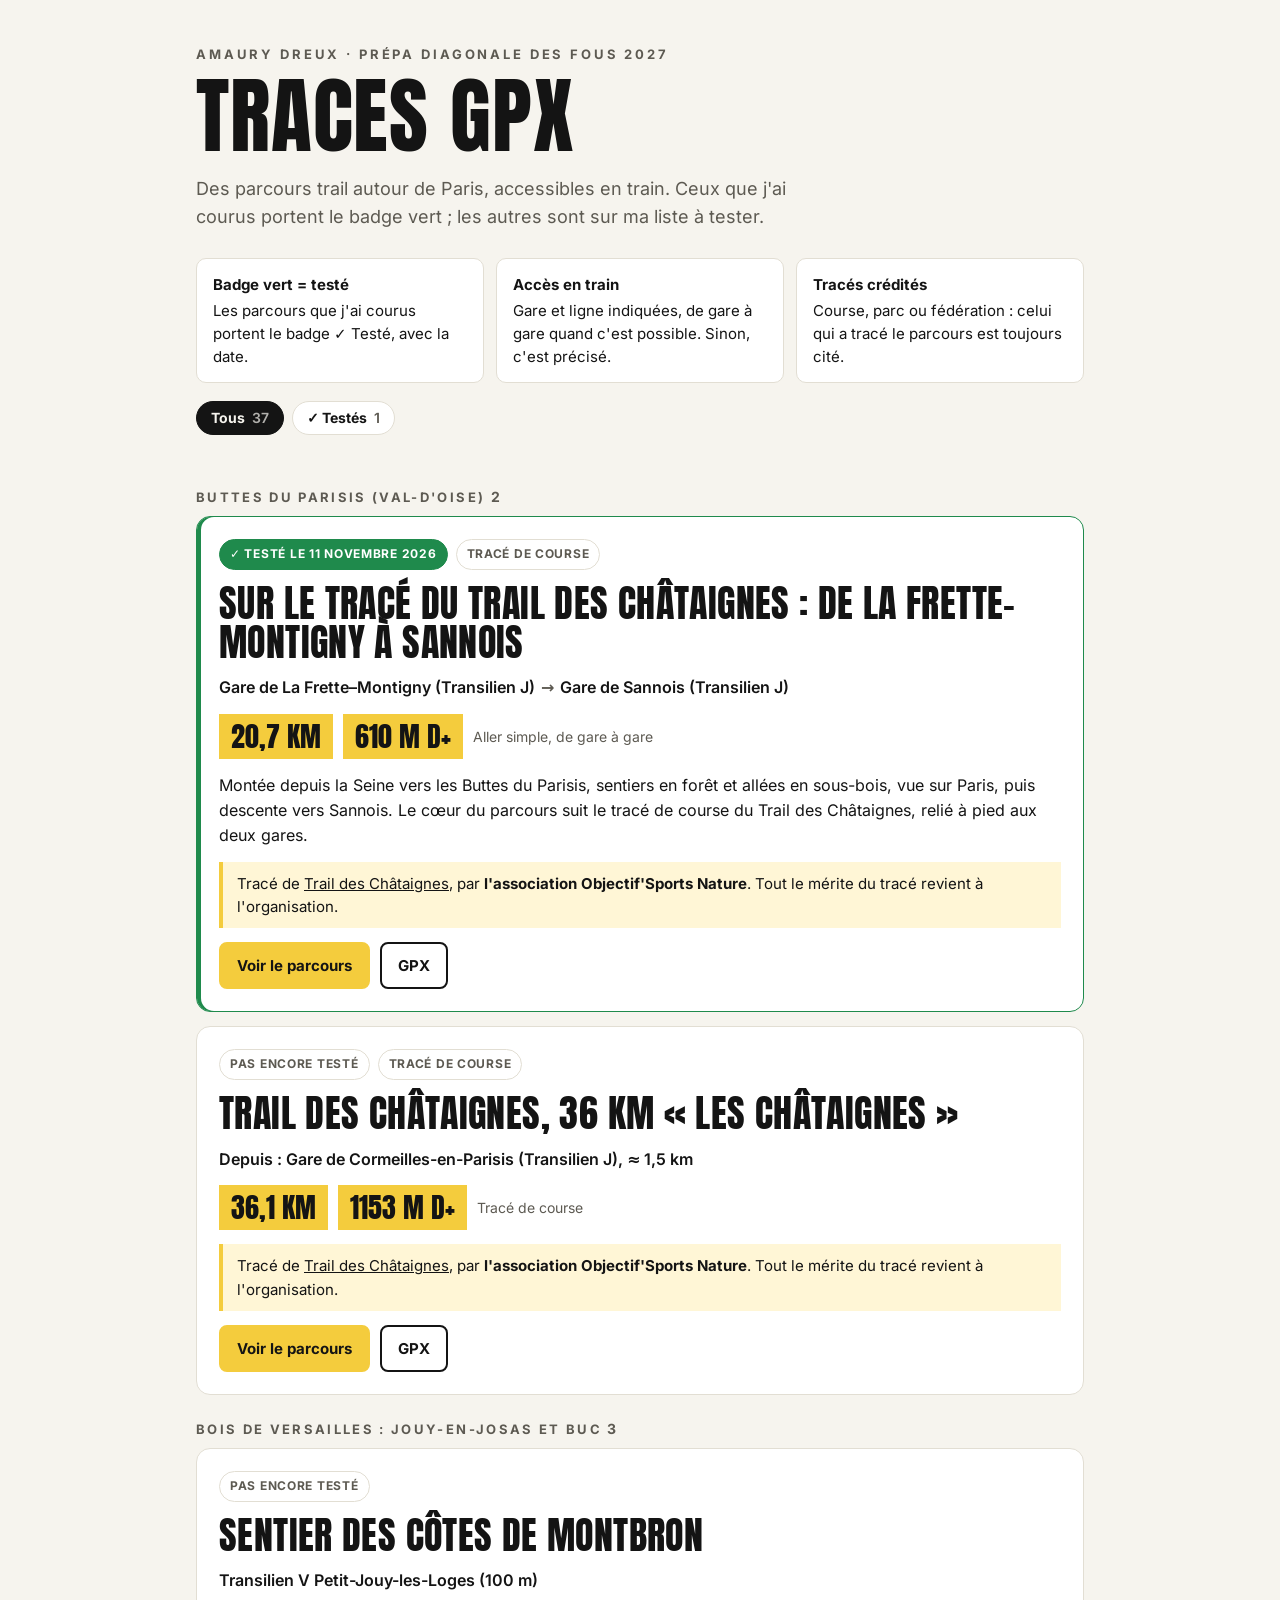
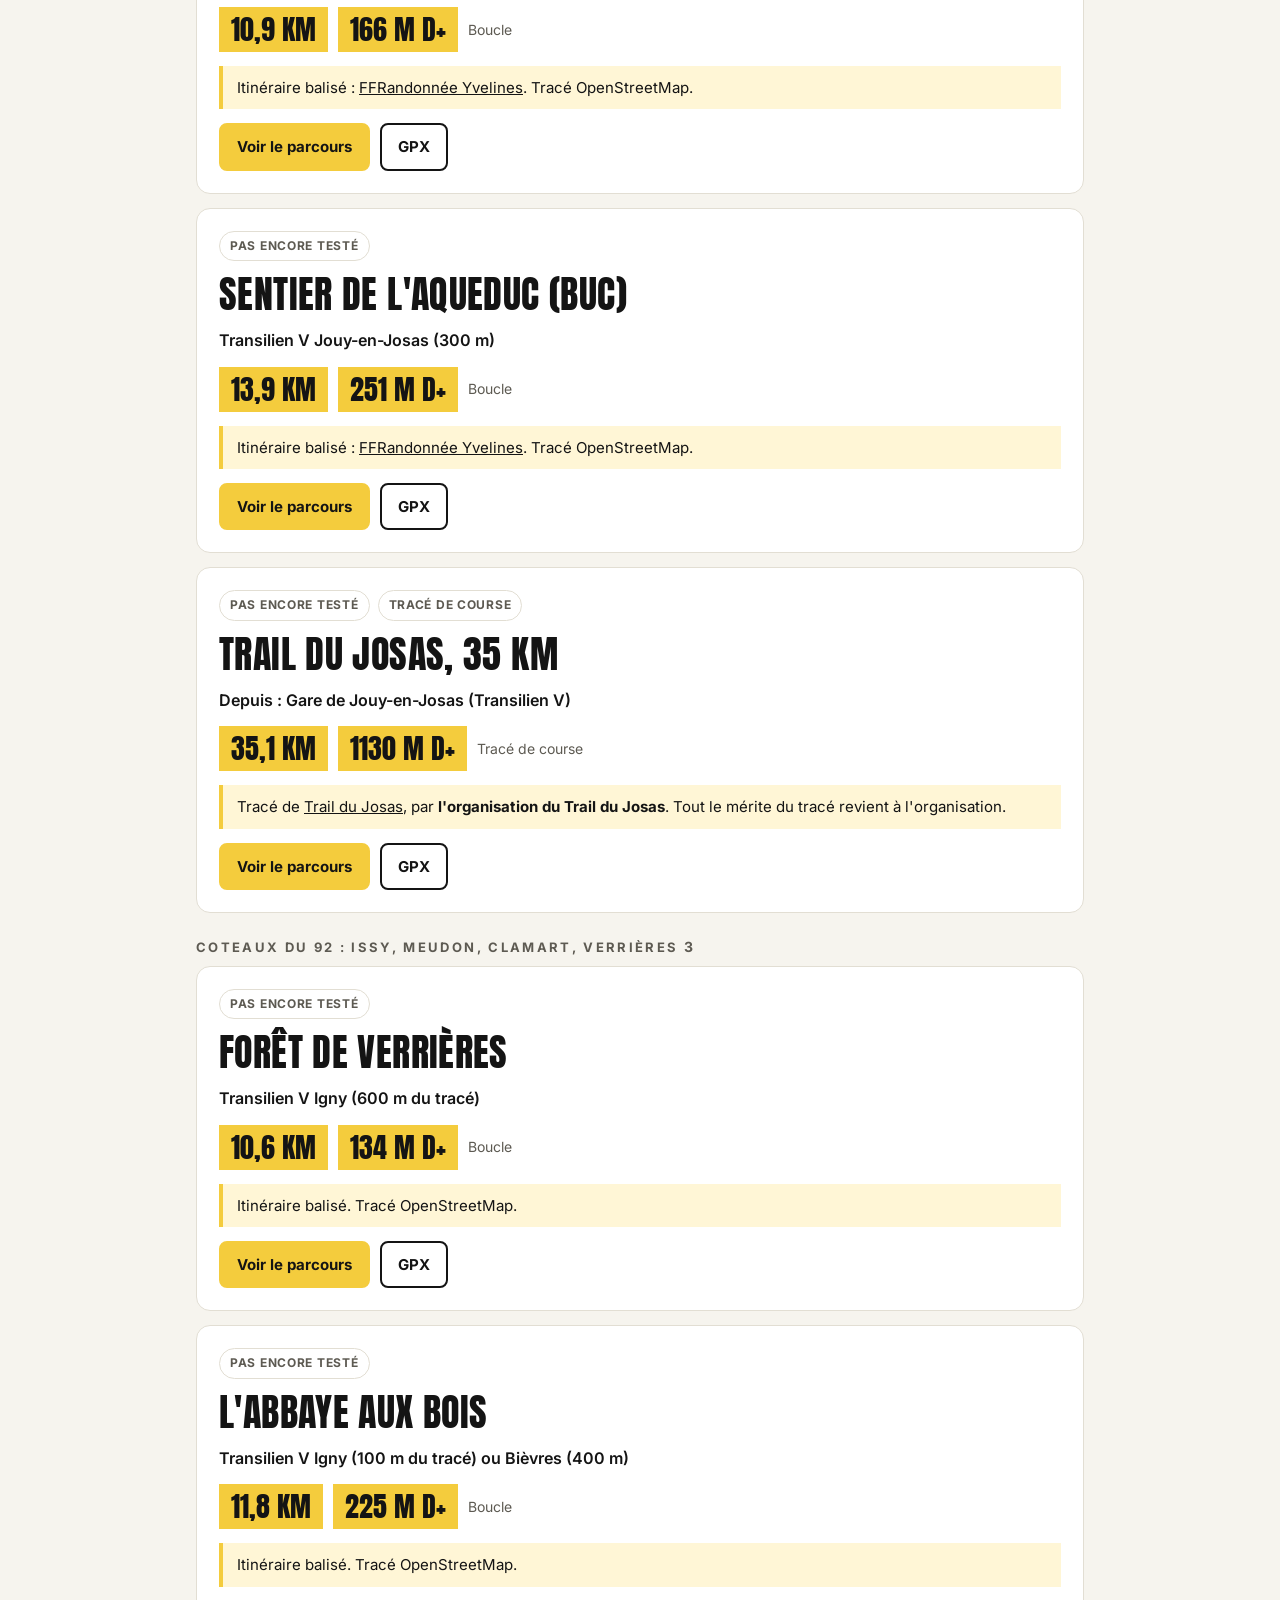
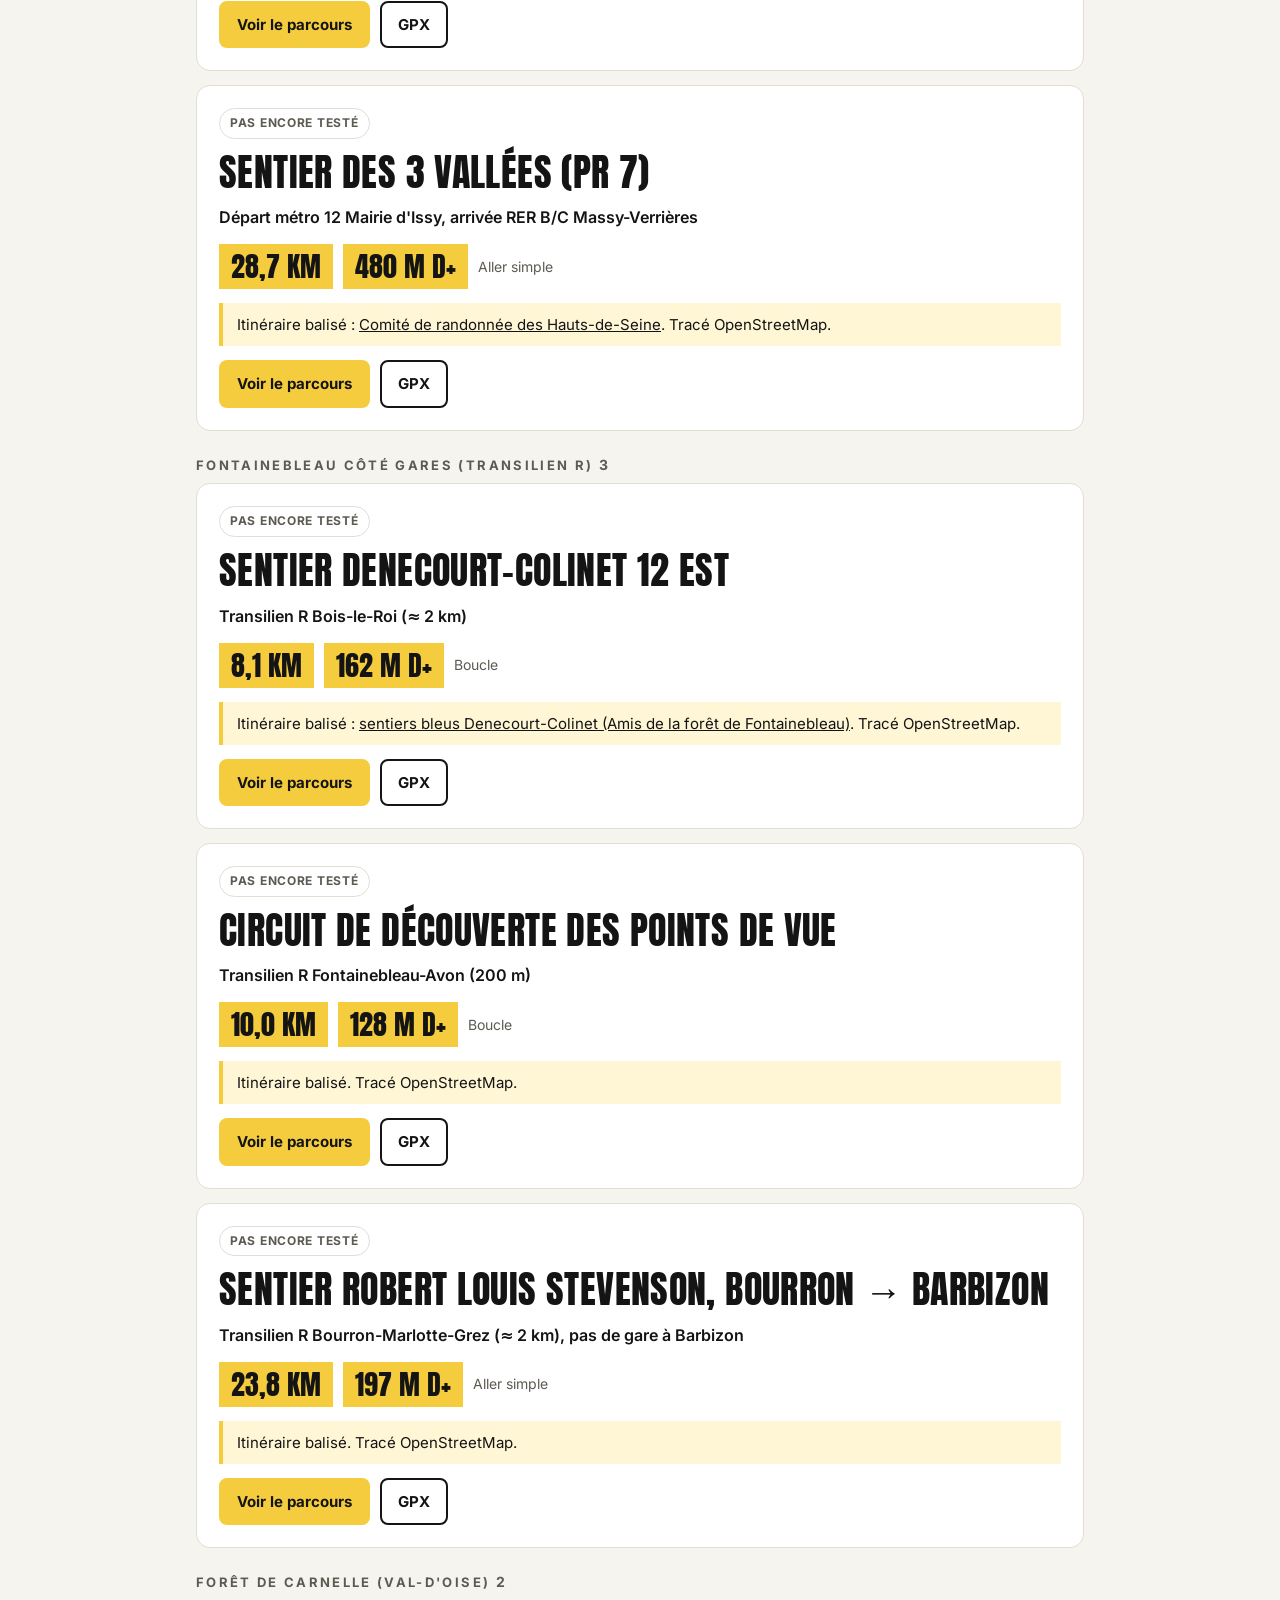
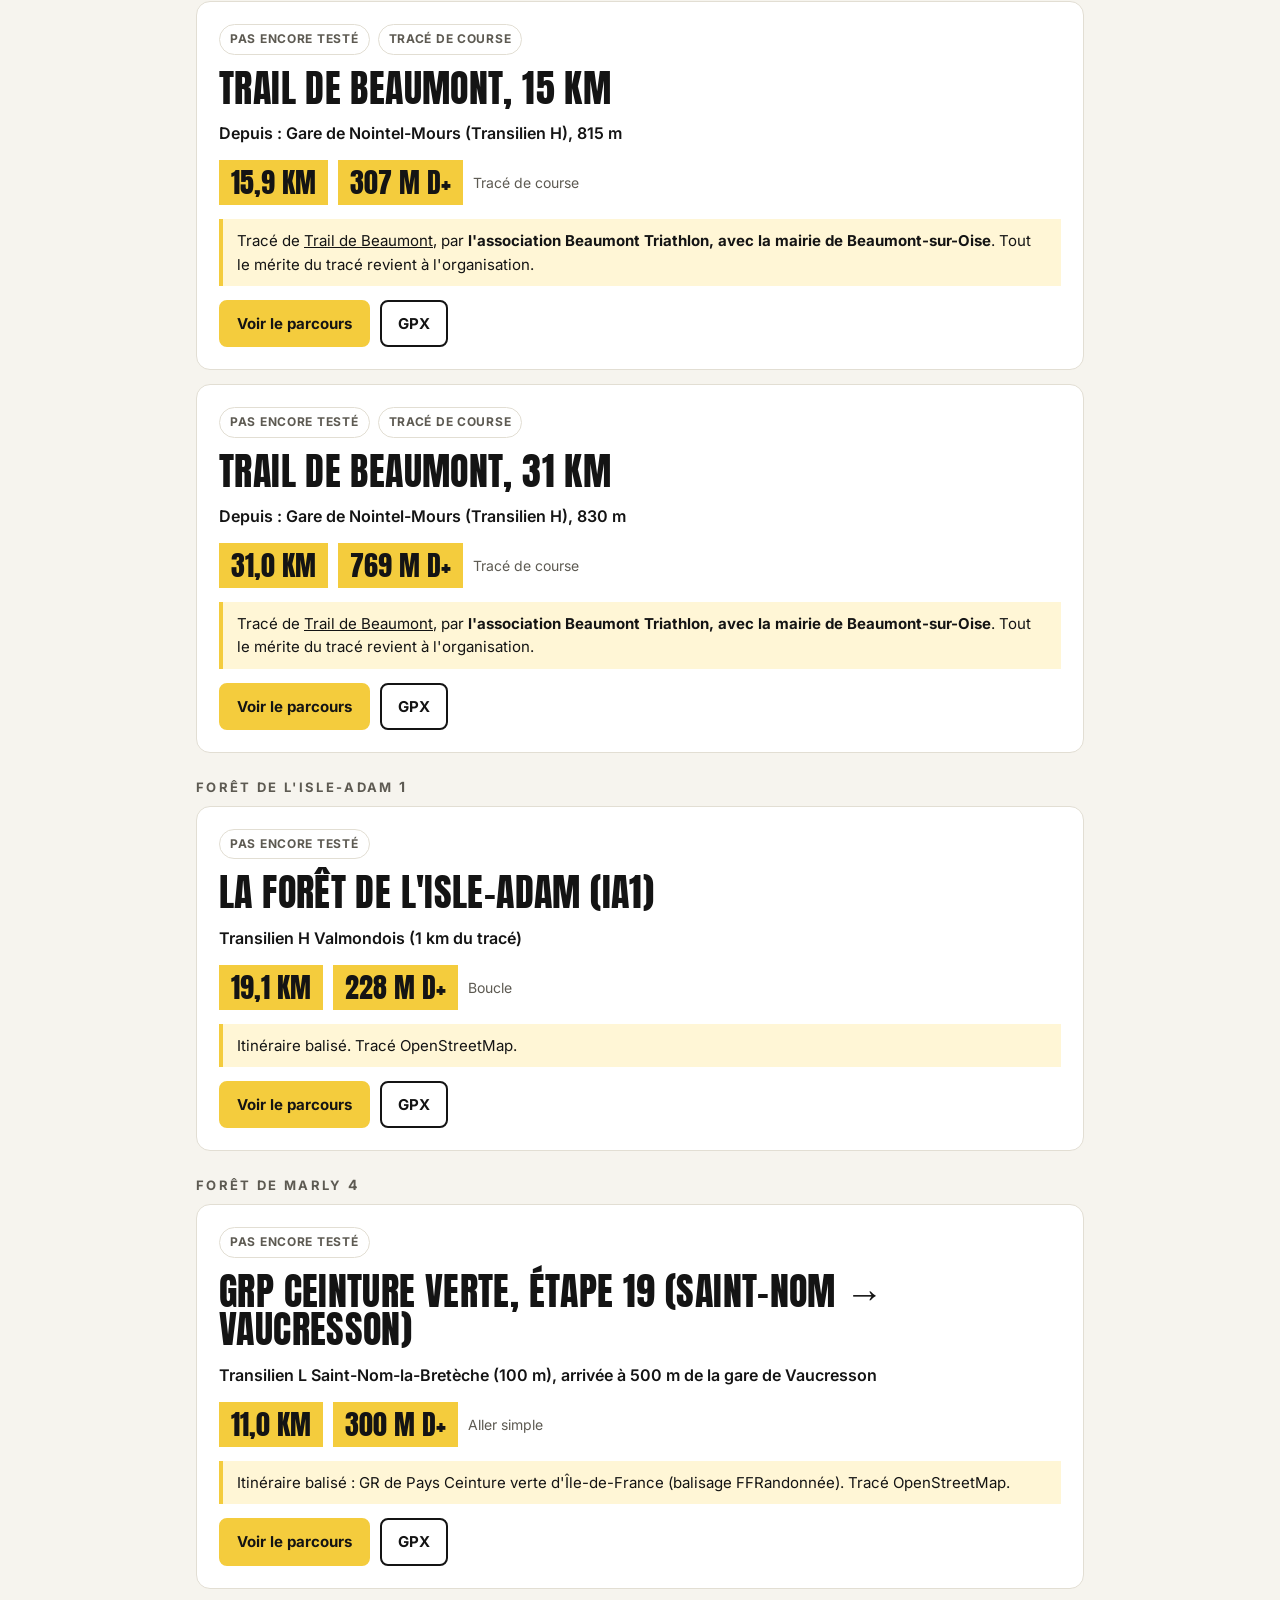
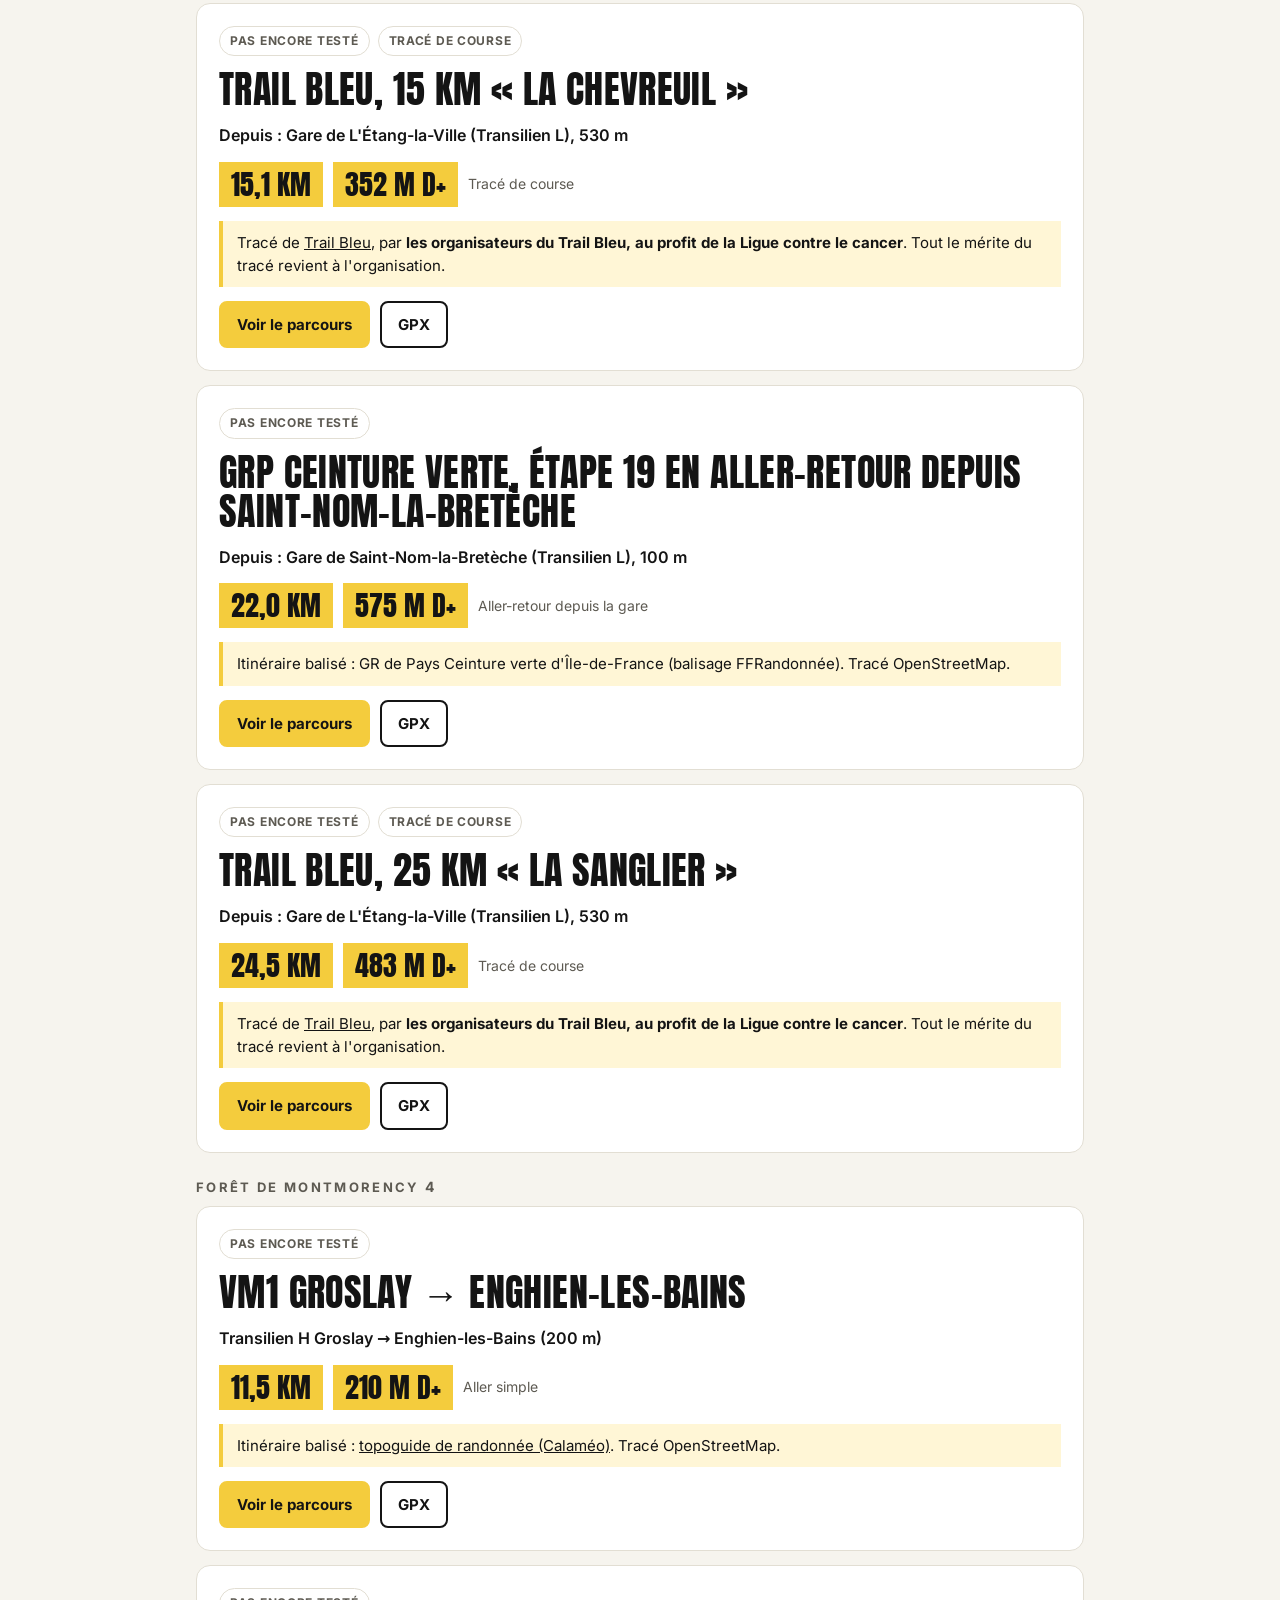
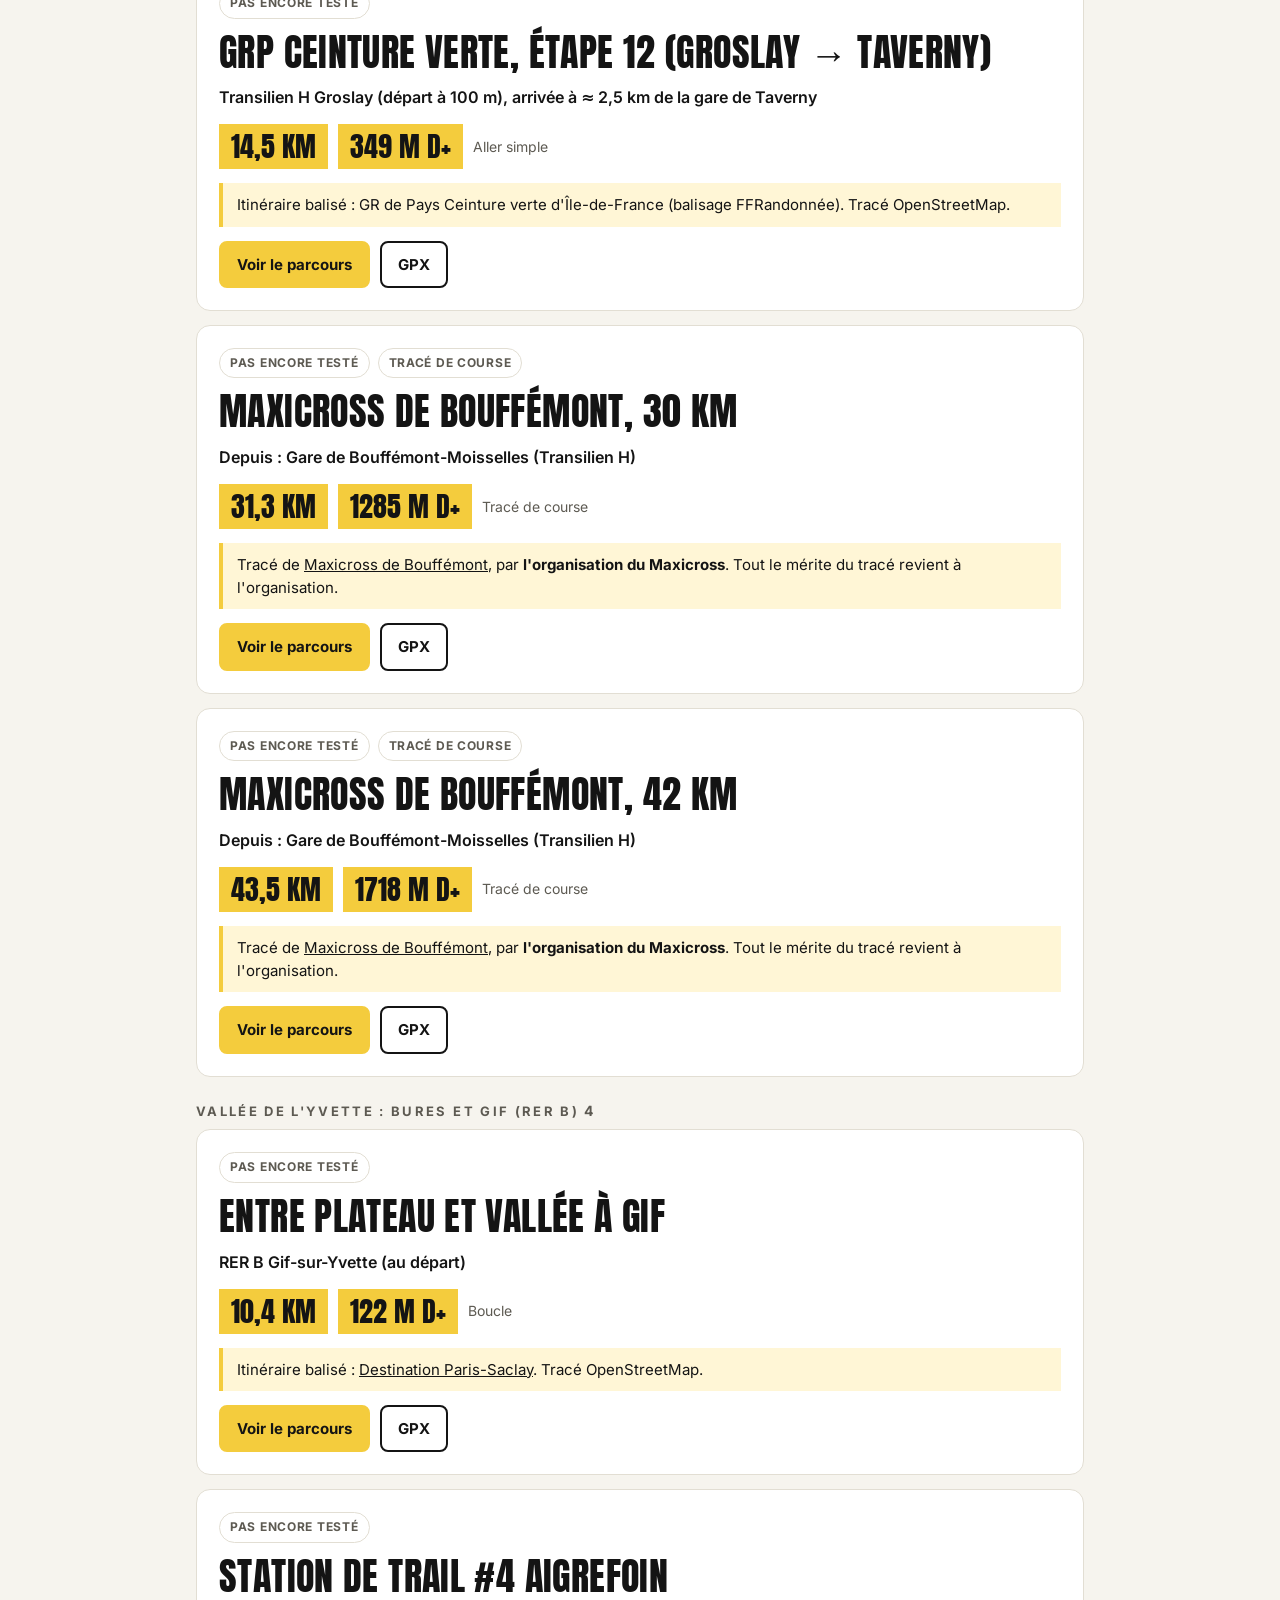
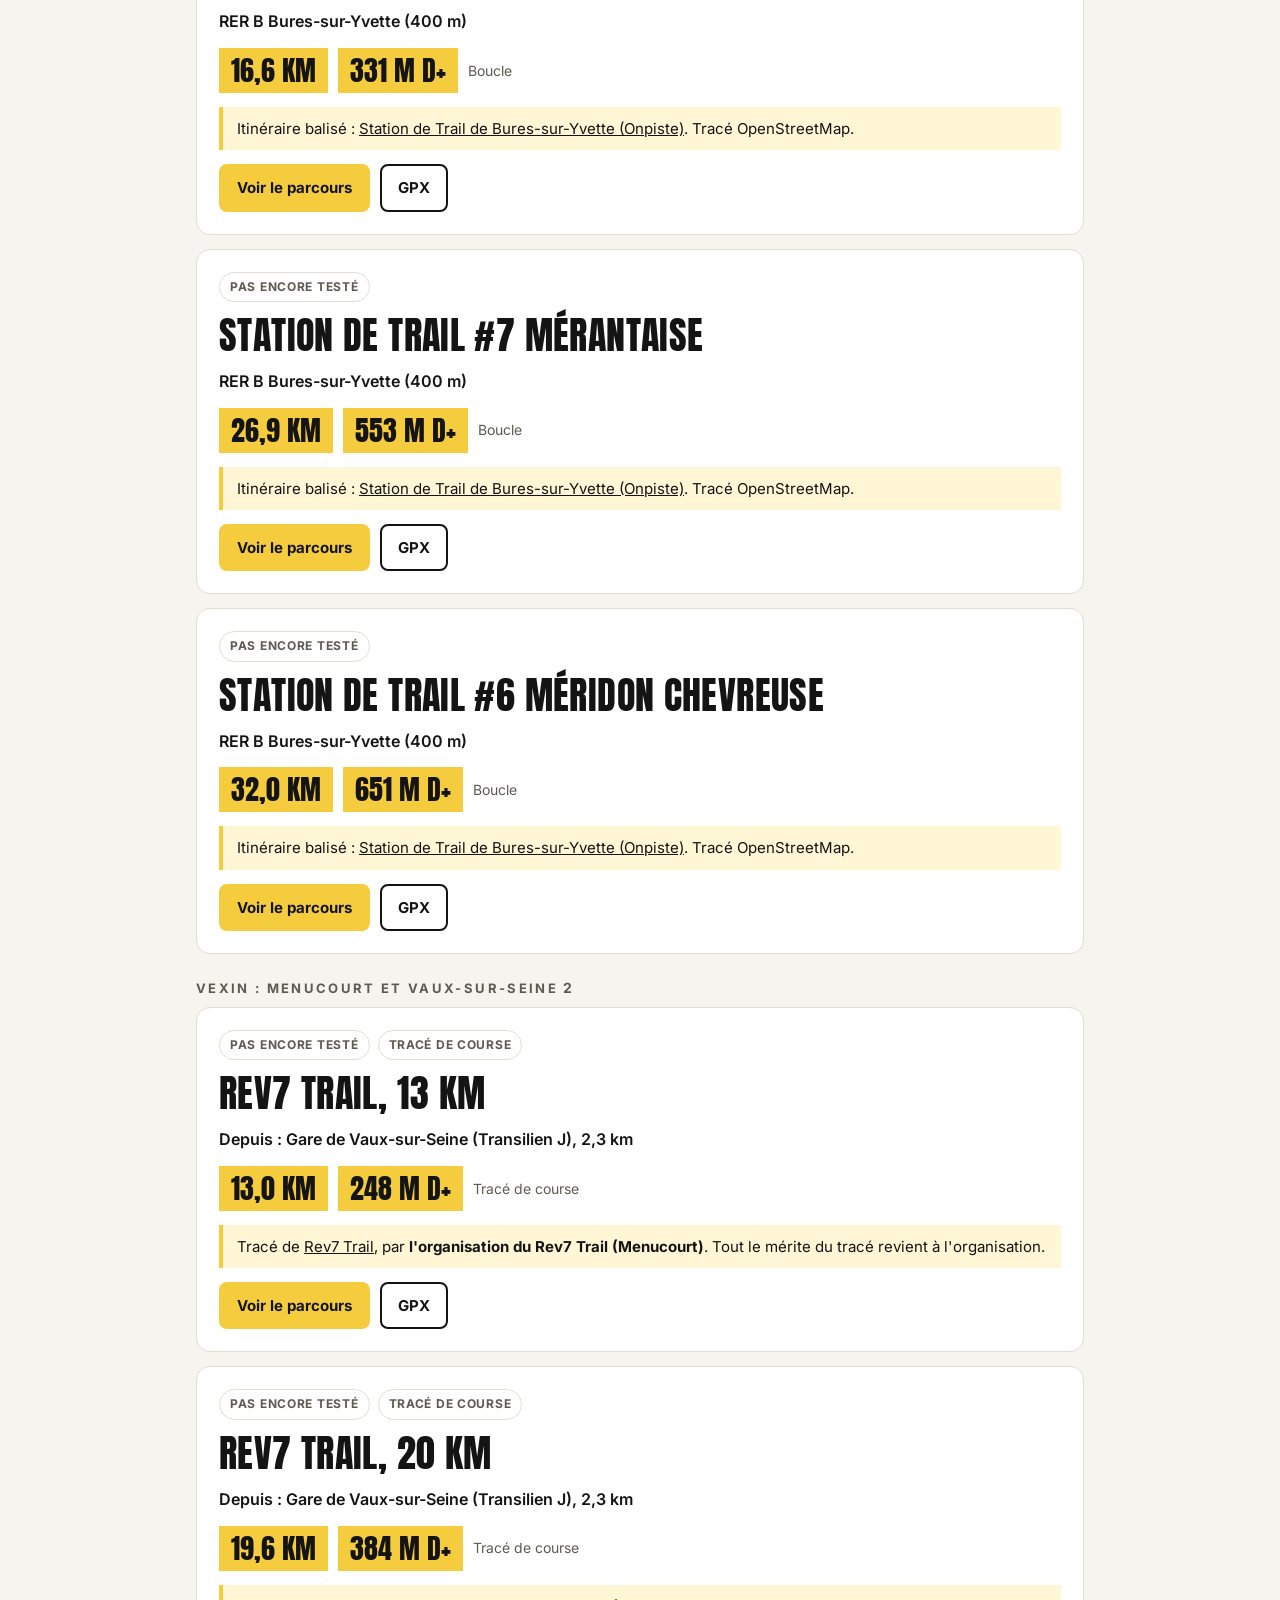
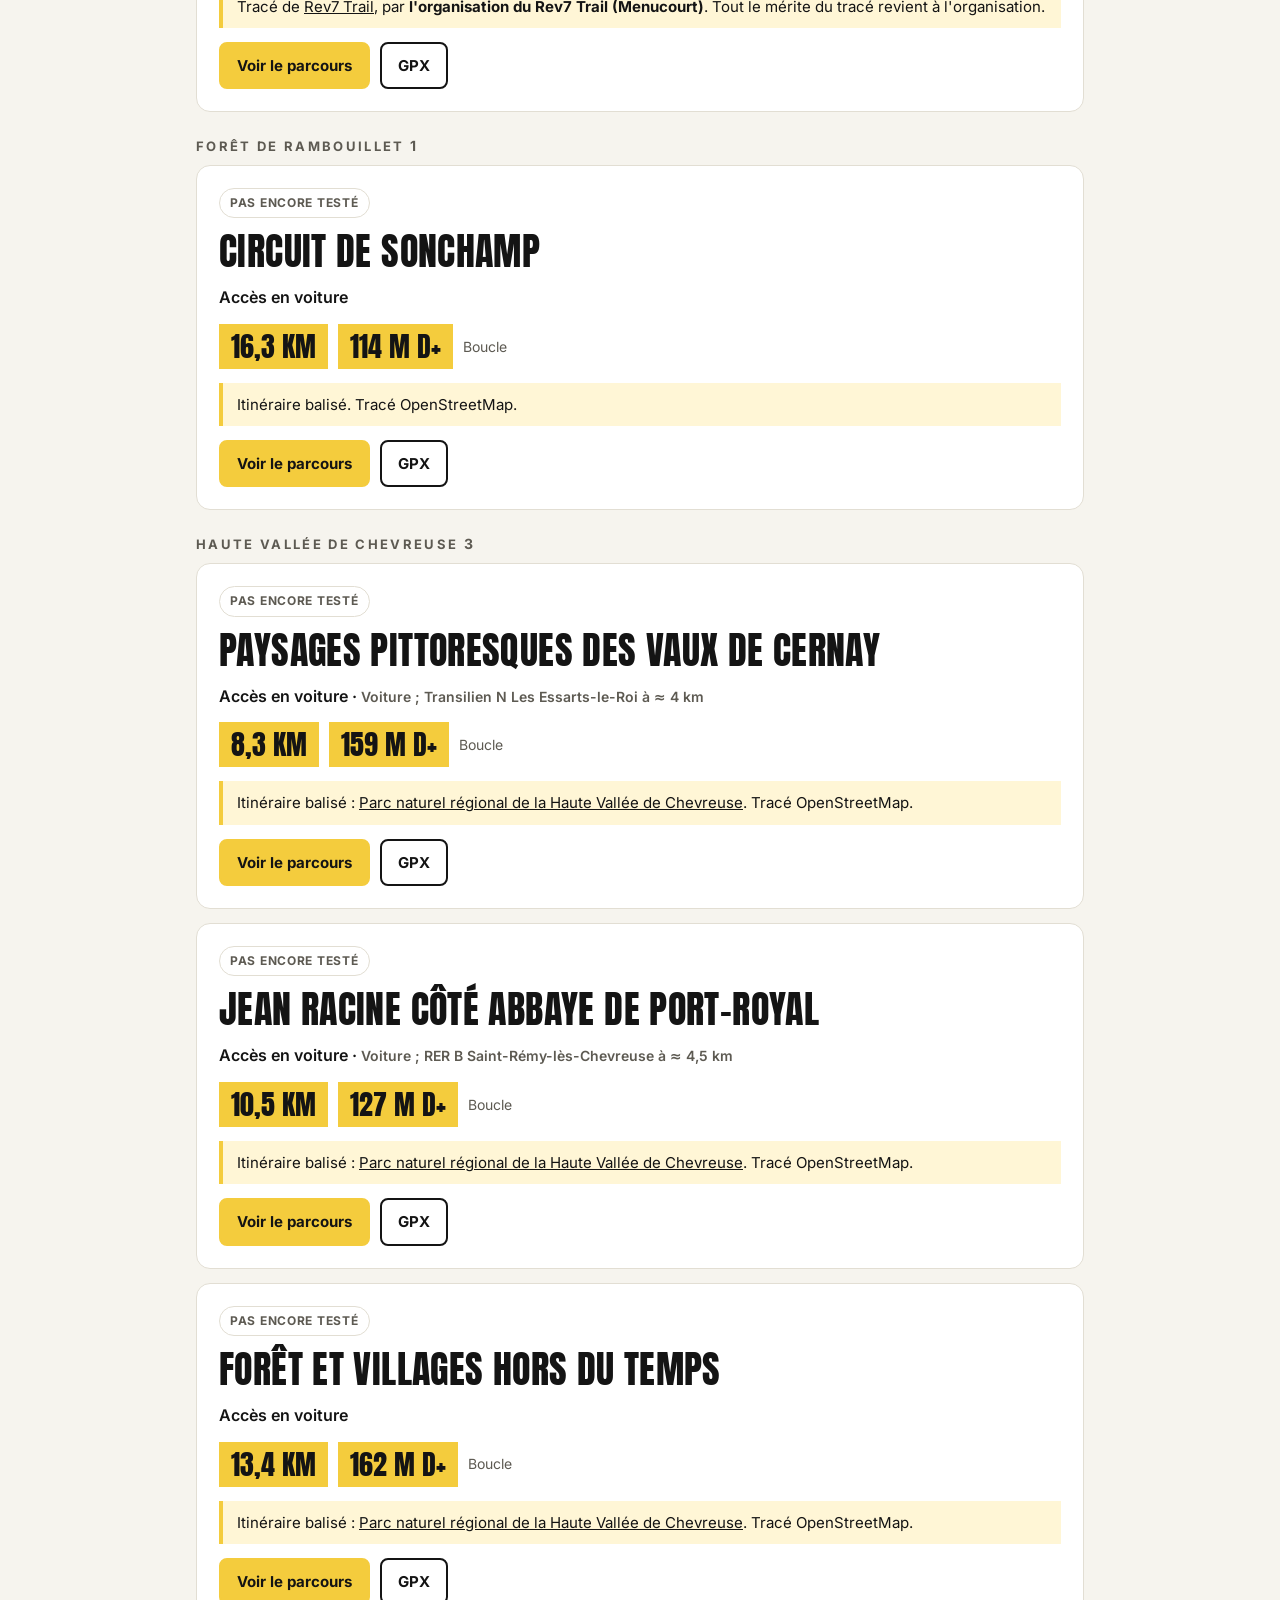
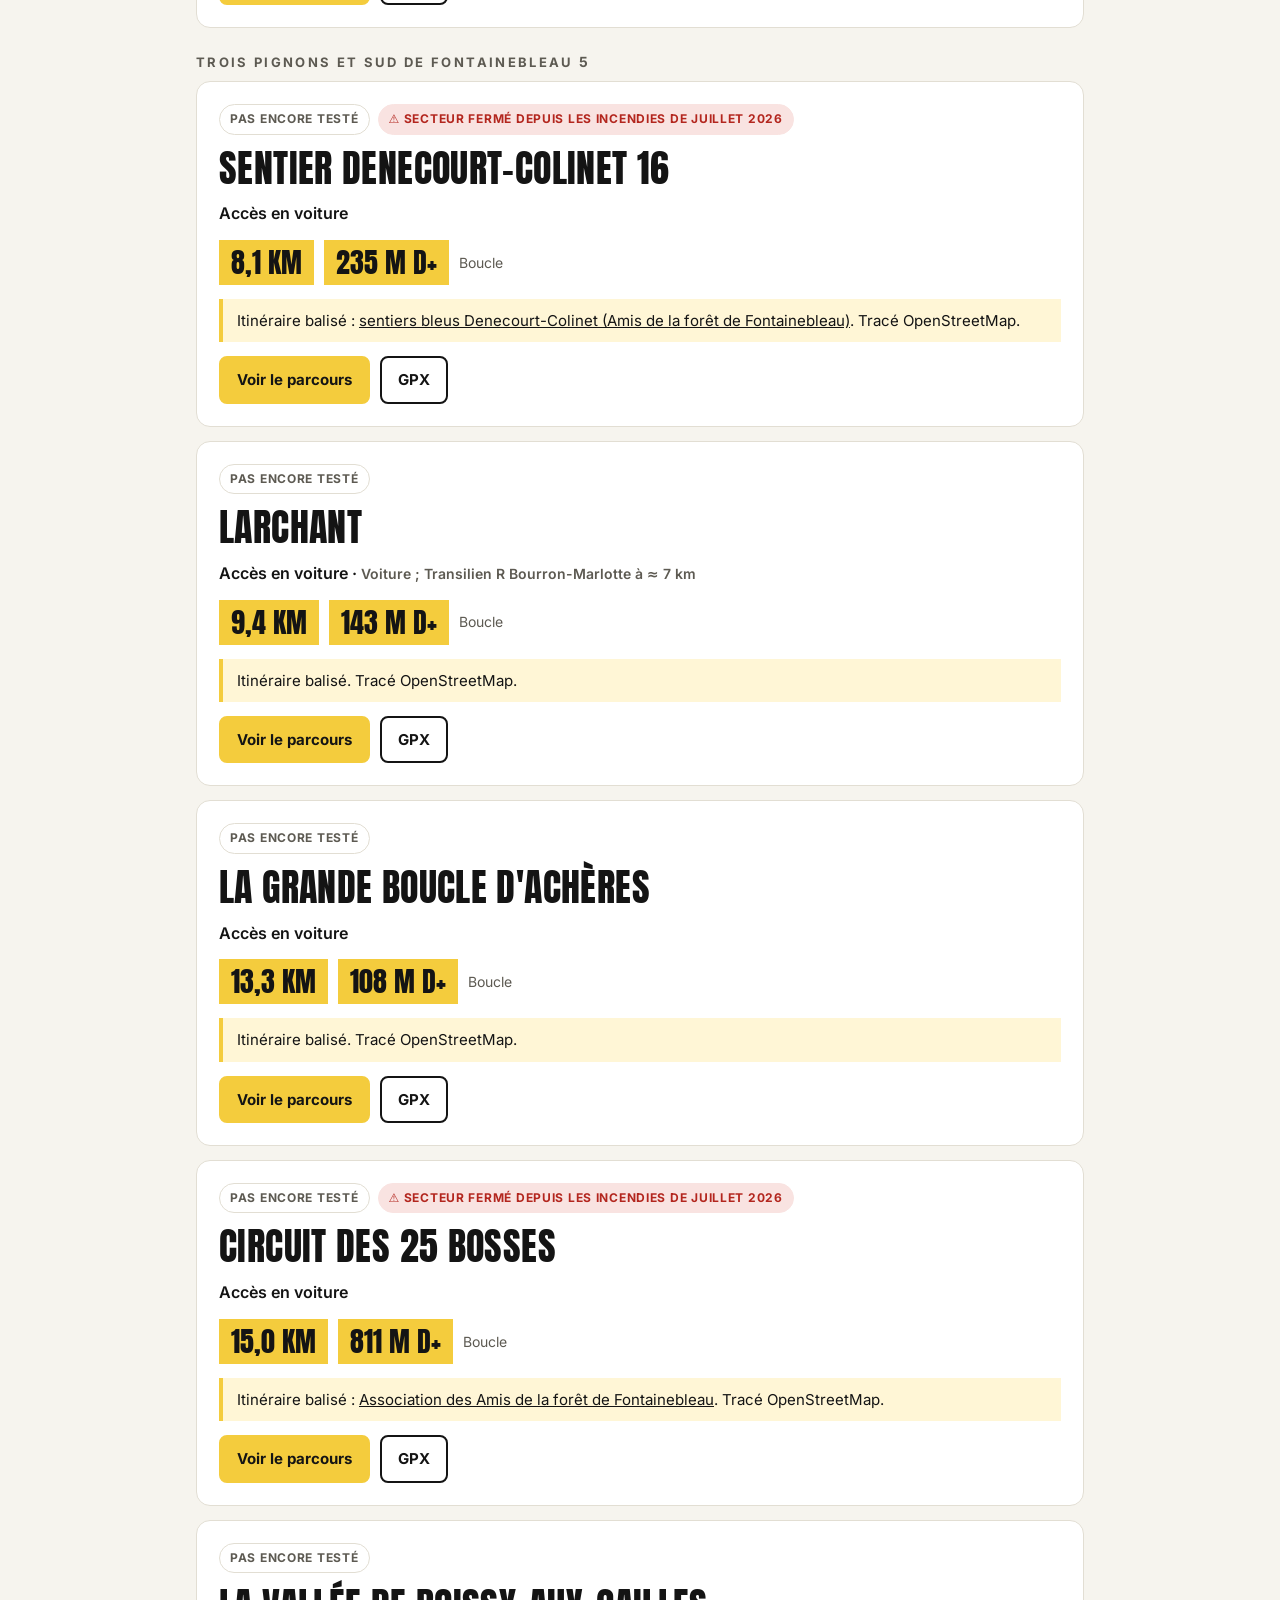
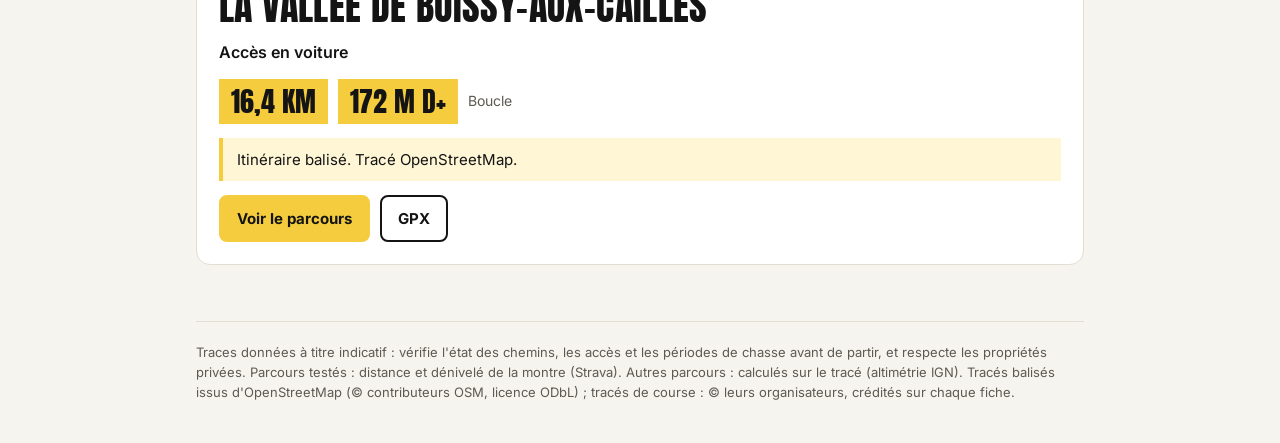
<file: index.html>
<!doctype html>
<html lang="fr">
<head>
  <meta charset="utf-8">
  <meta name="viewport" content="width=device-width, initial-scale=1">
  <title>Traces GPX · trail au départ des gares</title>
  <meta name="description" content="Parcours trail réellement courus, au départ et à l'arrivée d'une gare, accessibles en train depuis Paris. Traces GPX à télécharger.">
  <link rel="stylesheet" href="assets/style.css">
</head>
<body>
  <div class="wrap">
    <header class="site">
      <div class="kicker">Amaury Dreux · prépa Diagonale des Fous 2027</div>
      <h1>Traces GPX</h1>
      <p class="lead">Des parcours trail autour de Paris, accessibles en train. Ceux que j'ai courus portent le badge vert ; les autres sont sur ma liste à tester.</p>
      <ul class="rules">
        <li><b>Badge vert = testé</b>Les parcours que j'ai courus portent le badge ✓ Testé, avec la date.</li>
        <li><b>Accès en train</b>Gare et ligne indiquées, de gare à gare quand c'est possible. Sinon, c'est précisé.</li>
        <li><b>Tracés crédités</b>Course, parc ou fédération : celui qui a tracé le parcours est toujours cité.</li>
      </ul>
      <div class="filters" id="filters" role="group" aria-label="Filtrer les parcours"></div>
    </header>

    <main id="list" aria-live="polite" style="margin-bottom:56px"></main>

    <footer class="site">
      Traces données à titre indicatif : vérifie l'état des chemins, les accès et les périodes de chasse avant de partir, et respecte les propriétés privées.
      Parcours testés : distance et dénivelé de la montre (Strava). Autres parcours : calculés sur le tracé (altimétrie IGN).
      Tracés balisés issus d'OpenStreetMap (© contributeurs OSM, licence ODbL) ; tracés de course : © leurs organisateurs, crédités sur chaque fiche.
    </footer>
  </div>
  <script src="assets/app.js"></script>
  <script>renderIndex();</script>
</body>
</html>
</file>
<file: assets/style.css>
/* Polices hébergées ici (licence SIL OFL) : Anton pour les titres, Inter pour le texte */
@font-face { font-family: "Anton"; src: url("fonts/anton-latin-400-normal.woff2") format("woff2"); font-weight: 400; font-display: swap; unicode-range: U+0000-00FF, U+0131, U+0152-0153, U+02BB-02BC, U+02C6, U+02DA, U+02DC, U+2000-206F, U+20AC, U+2122, U+2191, U+2193, U+2212, U+2215, U+FEFF, U+FFFD; }
@font-face { font-family: "Anton"; src: url("fonts/anton-latin-ext-400-normal.woff2") format("woff2"); font-weight: 400; font-display: swap; unicode-range: U+0100-02AF, U+0304, U+0308, U+0329, U+1E00-1E9F, U+1EF2-1EFF, U+2020, U+20A0-20AB, U+20AD-20C0, U+2113, U+2C60-2C7F, U+A720-A7FF; }
@font-face { font-family: "Inter"; src: url("fonts/inter-latin-400-normal.woff2") format("woff2"); font-weight: 400; font-display: swap; }
@font-face { font-family: "Inter"; src: url("fonts/inter-latin-600-normal.woff2") format("woff2"); font-weight: 600; font-display: swap; }
@font-face { font-family: "Inter"; src: url("fonts/inter-latin-700-normal.woff2") format("woff2"); font-weight: 700; font-display: swap; }

:root {
  --bg: #f6f4ee;
  --card: #ffffff;
  --ink: #141414;
  --muted: #5d5a52;
  --line: #e2ded3;
  --yellow: #f4cc3d;
  --credit-bg: #fff6d6;
}
@media (prefers-color-scheme: dark) {
  :root:not([data-theme="light"]) {
    --bg: #121212;
    --card: #1c1c1c;
    --ink: #f3f1ea;
    --muted: #b3afa4;
    --line: #2e2e2e;
    --credit-bg: #2b2611;
  }
}
:root[data-theme="dark"] {
  --bg: #121212;
  --card: #1c1c1c;
  --ink: #f3f1ea;
  --muted: #b3afa4;
  --line: #2e2e2e;
  --credit-bg: #2b2611;
}

* { box-sizing: border-box; }
html, body { margin: 0; }
body {
  background: var(--bg);
  color: var(--ink);
  font: 16px/1.55 "Inter", system-ui, -apple-system, sans-serif;
}
a { color: inherit; }
.wrap { max-width: 920px; margin: 0 auto; padding: 0 16px; }

header.site { padding: 48px 0 24px; }
.kicker {
  font: 700 13px/1 "Inter", sans-serif;
  letter-spacing: 0.22em;
  text-transform: uppercase;
  color: var(--muted);
}
h1, h2, .big {
  font-family: "Anton", "Impact", sans-serif;
  font-weight: 400;
  text-transform: uppercase;
  letter-spacing: 0.01em;
  line-height: 1.02;
  margin: 0;
}
h1 { font-size: clamp(44px, 9vw, 84px); margin-top: 12px; }
h2 { font-size: clamp(26px, 5vw, 38px); }
.lead { font-size: 18px; max-width: 640px; color: var(--muted); margin: 16px 0 0; }

.rules {
  display: grid;
  grid-template-columns: repeat(auto-fit, minmax(220px, 1fr));
  gap: 12px;
  margin: 28px 0 8px;
  padding: 0;
  list-style: none;
}
.rules li {
  background: var(--card);
  border: 1px solid var(--line);
  border-radius: 10px;
  padding: 14px 16px;
  font-size: 15px;
}
.rules b { display: block; font-size: 15px; margin-bottom: 2px; }

.list { display: grid; gap: 16px; margin: 8px 0 56px; }
.card {
  background: var(--card);
  border: 1px solid var(--line);
  border-radius: 14px;
  padding: 22px;
  display: grid;
  gap: 14px;
}
.card h2 a { text-decoration: none; }
.card h2 a:hover { text-decoration: underline; text-decoration-thickness: 3px; text-decoration-color: var(--yellow); }
.route-line { font-weight: 600; }
.route-line .arrow { color: var(--muted); margin: 0 6px; }
.meta { color: var(--muted); font-size: 14px; }

.stats { display: flex; flex-wrap: wrap; gap: 10px; align-items: center; }
.box {
  background: var(--yellow);
  color: #141414;
  font-family: "Anton", "Impact", sans-serif;
  font-size: 28px;
  line-height: 1;
  padding: 8px 12px 9px;
  text-transform: uppercase;
}
.badge {
  display: inline-block;
  font-size: 13px;
  font-weight: 600;
  border: 1px solid var(--line);
  border-radius: 999px;
  padding: 4px 10px;
}
.credit {
  background: var(--credit-bg);
  border-left: 4px solid var(--yellow);
  padding: 10px 14px;
  font-size: 15px;
}

.actions { display: flex; flex-wrap: wrap; gap: 10px; }
.btn {
  display: inline-block;
  font-weight: 700;
  font-size: 15px;
  text-decoration: none;
  padding: 10px 16px;
  border-radius: 8px;
  border: 2px solid var(--ink);
}
.btn.primary { background: var(--yellow); color: #141414; border-color: var(--yellow); }

#map {
  height: 460px;
  border-radius: 14px;
  border: 1px solid var(--line);
  margin: 24px 0 12px;
}
.profile { background: var(--card); border: 1px solid var(--line); border-radius: 14px; padding: 14px 16px 8px; }
.profile svg { width: 100%; height: auto; display: block; }
.profile .axis { fill: var(--muted); font-size: 28px; font-family: "Inter", sans-serif; }

.grid2 { display: grid; grid-template-columns: repeat(auto-fit, minmax(260px, 1fr)); gap: 16px; margin: 20px 0; }
.panel { background: var(--card); border: 1px solid var(--line); border-radius: 14px; padding: 18px; }
.panel h3 { margin: 0 0 6px; font-size: 13px; letter-spacing: 0.18em; text-transform: uppercase; color: var(--muted); }
.panel p { margin: 0; }
ul.notes { margin: 8px 0 0; padding-left: 18px; }

footer.site { border-top: 1px solid var(--line); padding: 20px 0 40px; color: var(--muted); font-size: 13px; }
.back { display: inline-block; margin-top: 32px; font-weight: 600; text-decoration: none; }
.back:hover { text-decoration: underline; }

@media (max-width: 520px) {
  header.site { padding-top: 32px; }
  #map { height: 360px; }
  .box { font-size: 24px; }
}

/* Badges : testé (vert), pas encore testé (gris), alerte (rouge) */
:root { --green: #1f8a4c; --green-bg: #e3f4ea; --warn: #b3261e; --warn-bg: #f9e3e1; }
@media (prefers-color-scheme: dark) {
  :root:not([data-theme="light"]) { --green: #6fd39a; --green-bg: #173a26; --warn: #f2938b; --warn-bg: #3a2120; }
}
:root[data-theme="dark"] { --green: #6fd39a; --green-bg: #173a26; --warn: #f2938b; --warn-bg: #3a2120; }
.tags { display: flex; flex-wrap: wrap; gap: 8px; }
.tag {
  display: inline-block; font-size: 12px; font-weight: 700; letter-spacing: 0.06em; text-transform: uppercase;
  border-radius: 999px; padding: 5px 10px; border: 1px solid var(--line); color: var(--muted);
}
.tag.ok { background: var(--green); border-color: var(--green); color: #fff; }
@media (prefers-color-scheme: dark) { :root:not([data-theme="light"]) .tag.ok { color: #0d1f14; } }
:root[data-theme="dark"] .tag.ok { color: #0d1f14; }
.tag.todo { background: transparent; }
.tag.warn { background: var(--warn-bg); border-color: var(--warn-bg); color: var(--warn); }
.card.is-tested { border-color: var(--green); box-shadow: inset 4px 0 0 var(--green); }

.filters { display: flex; gap: 8px; margin: 18px 0 4px; flex-wrap: wrap; }
.chip {
  font: 700 14px/1 "Inter", sans-serif; padding: 9px 14px; border-radius: 999px; cursor: pointer;
  background: var(--card); color: var(--ink); border: 1px solid var(--line);
}
.chip span { color: var(--muted); font-weight: 600; margin-left: 4px; }
.chip[aria-pressed="true"] { background: var(--ink); color: var(--bg); border-color: var(--ink); }
.chip[aria-pressed="true"] span { color: inherit; opacity: 0.7; }
.zone { margin-top: 26px; }
.zone-title {
  font: 700 13px/1.2 "Inter", sans-serif; letter-spacing: 0.18em; text-transform: uppercase; color: var(--muted);
  margin: 0 0 10px;
}
.list-inner { display: grid; gap: 14px; }
</file>
